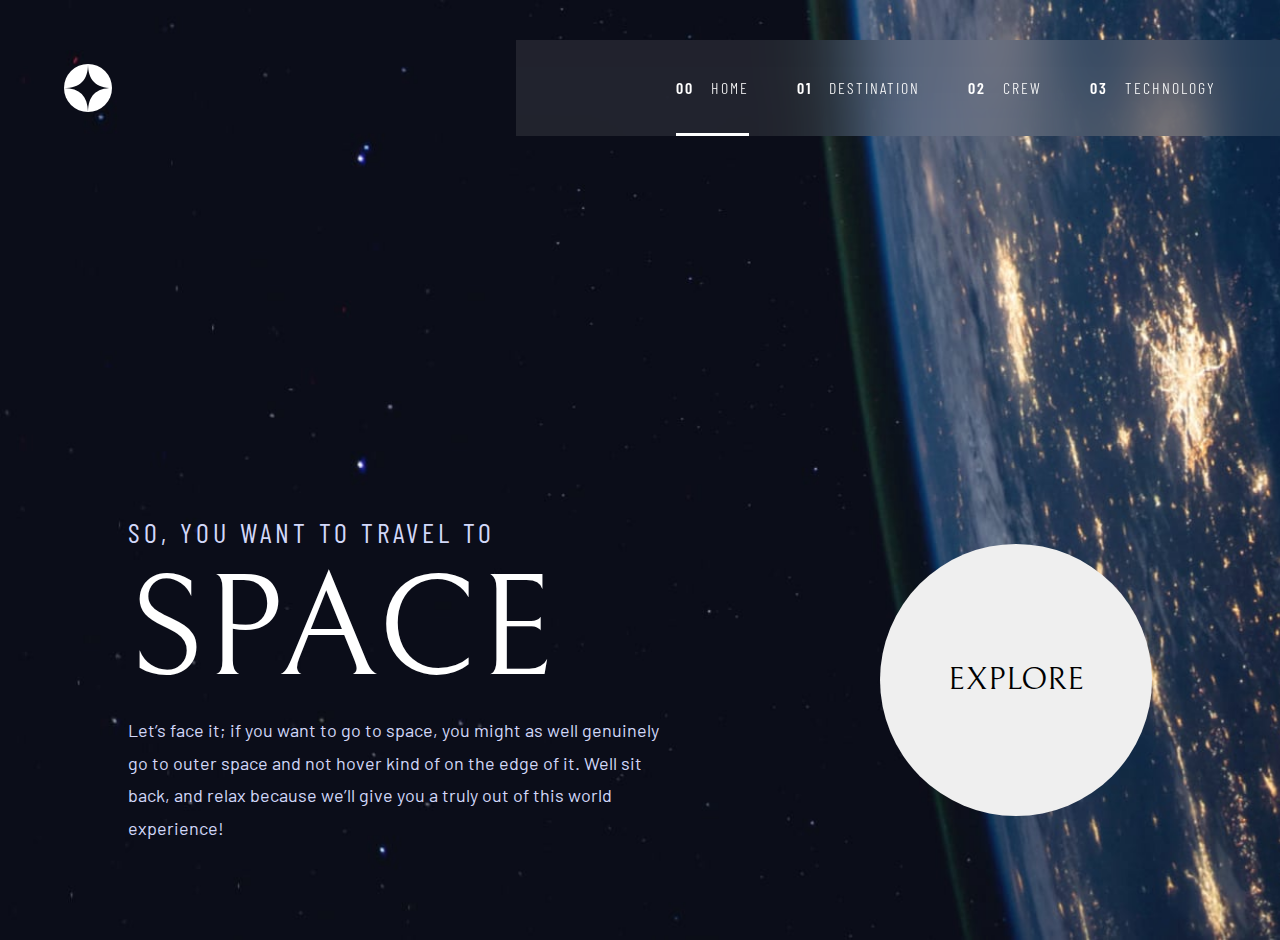
<file: index.html>
<!DOCTYPE html>
<html lang="en">
<head>
  <meta charset="UTF-8">
  <meta name="viewport" content="width=device-width, initial-scale=1.0">

  <link rel="icon" type="image/png" sizes="32x32" href="assets/favicon-32x32.png">

  <link rel="preconnect" href="https://fonts.googleapis.com">
  <link rel="preconnect" href="https://fonts.gstatic.com" crossorigin>
  <link href="https://fonts.googleapis.com/css2?family=Barlow+Condensed:ital,wght@0,100;0,200;0,300;0,400;0,500;0,600;0,700;0,800;0,900;1,100;1,200;1,300;1,400;1,500;1,600;1,700;1,800;1,900&family=Barlow:ital,wght@0,100;0,200;0,300;0,400;0,500;0,600;0,700;0,800;0,900;1,100;1,200;1,300;1,400;1,500;1,600;1,700;1,800;1,900&family=Bellefair&display=swap" rel="stylesheet">

  <link rel="stylesheet" href="styles/shared/general.css">
  <link rel="stylesheet" href="styles/shared/nav-bar.css">
  <link rel="stylesheet" href="styles/pages/index.css">
  
  <title>Frontend Mentor | Space tourism website</title>
  
</head>
<body>
  <div class="header js-header">
    <div class="logo-row">
      <img src="assets/shared/logo.svg" alt="logo" class="logo-img">
      <img src="assets/shared/line.svg" alt="line" class="line-img">
    </div>
    <nav class="nav-bar js-nav-bar">
      <a class="nav-home active" href="./index.html">
        <span><span class="nav-num">00</span> HOME</span>
        <span class="bottom-border"></span>
      </a>
      <a class="nav-destination" href="./destination-moon.html">
        <span><span class="nav-num">01</span> DESTINATION</span>
        <span class="bottom-border"></span>
      </a>
      <a class="nav-crew" href="./crew-commander.html">
        <span><span class="nav-num">02</span> CREW</span>
        <span class="bottom-border"></span>
      </a>
      <a class="nav-technology" href="./technology-vehicle.html">
        <span><span class="nav-num">03</span> TECHNOLOGY</span>
        <span class="bottom-border"></span>
      </a>
    </nav>
  </div>
  <main class="content-box-row">
    <div class="content-box">
      <p class="content">
       <span class="space-intro">SO, YOU WANT TO TRAVEL TO</span>
       <span class="space-word">SPACE</span>
       <span class="contents">
        Let&#8217;s face it; if you want to go to space, you might as well genuinely go to 
        outer space and not hover kind of on the edge of it. Well sit back, and relax 
        because we&#8217;ll give you a truly out of this world experience!
       </span>
    </p>
    <div class="explore-button-row">
      <button type="button" class="explore-button js-explore-button">
        <span class="word-explore">
          EXPLORE
        </span>
    </button>
    <div class="button-shadow">
    </div>
    </div>
    </div>
  </main>
  
  <script src="scripts/index.js"></script>
  <script src="scripts/navBar.js"></script>
</body>
</html>
</file>
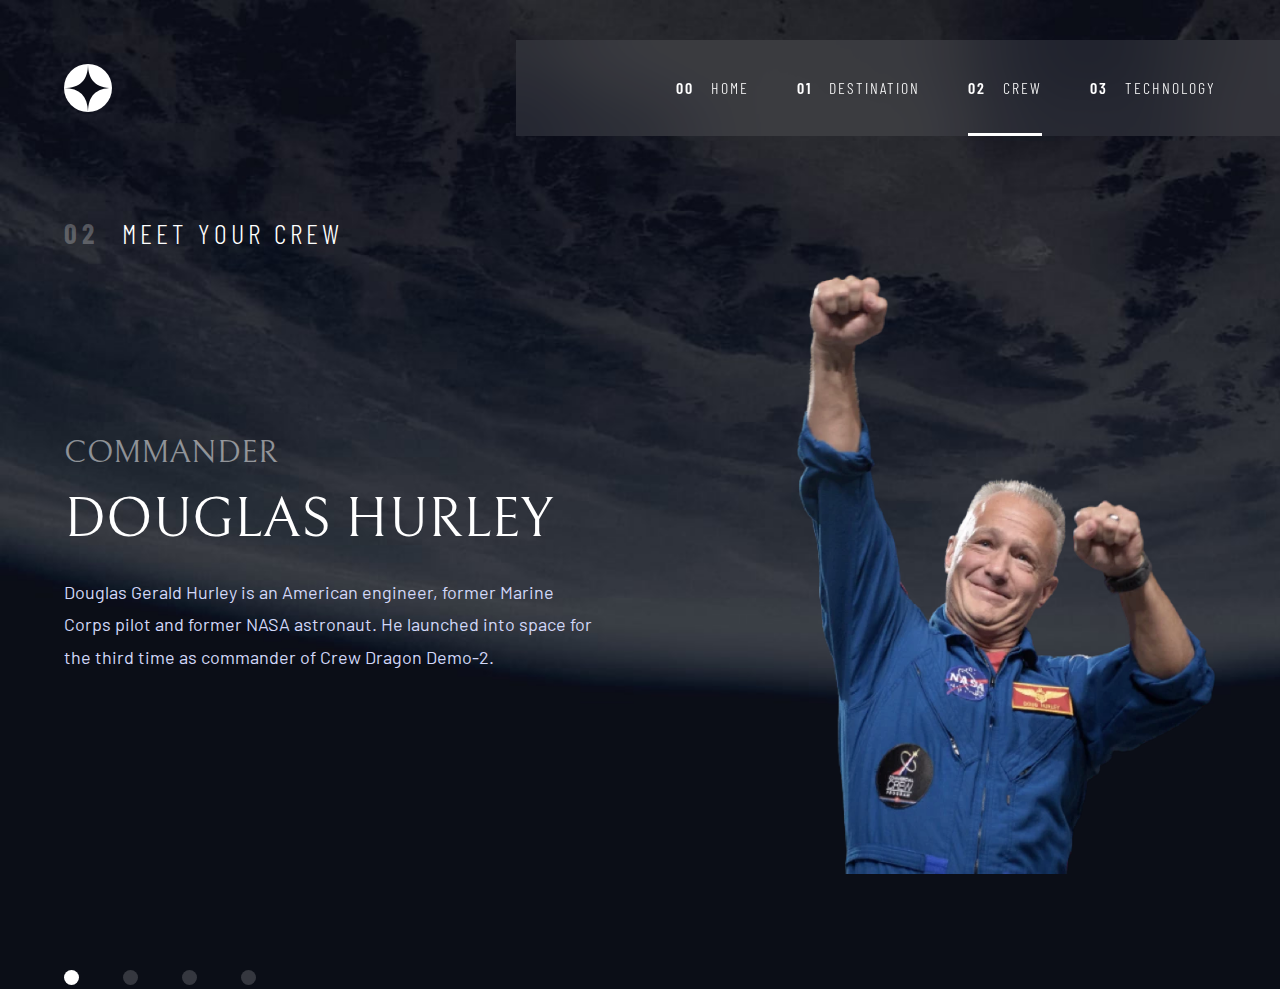
<file: crew-commander.html>
<!DOCTYPE html>
<html lang="en">
<head>
  <meta charset="UTF-8">
  <meta name="viewport" content="width=device-width, initial-scale=1.0">

  <link rel="icon" type="image/png" sizes="32x32" href="assets/favicon-32x32.png">

  <link rel="preconnect" href="https://fonts.googleapis.com">
  <link rel="preconnect" href="https://fonts.gstatic.com" crossorigin>
  <link href="https://fonts.googleapis.com/css2?family=Barlow+Condensed:ital,wght@0,100;0,200;0,300;0,400;0,500;0,600;0,700;0,800;0,900;1,100;1,200;1,300;1,400;1,500;1,600;1,700;1,800;1,900&family=Barlow:ital,wght@0,100;0,200;0,300;0,400;0,500;0,600;0,700;0,800;0,900;1,100;1,200;1,300;1,400;1,500;1,600;1,700;1,800;1,900&family=Bellefair&display=swap" rel="stylesheet">

  <link rel="stylesheet" href="styles/shared/general.css">
  <link rel="stylesheet" href="styles/shared/nav-bar.css">
  <link rel="stylesheet" href="styles/pages/crew.css">
  
  <title>Frontend Mentor | Space tourism website</title>
</head>
<body>
    <div class="header js-header">
    <div class="logo-row">
      <img src="assets/shared/logo.svg" alt="logo" class="logo-img">
      <img src="assets/shared/line.svg" alt="line" class="line-img">
    </div>
    <nav class="nav-bar js-nav-bar">
      <a class="nav-home" href="./index.html">
        <span><span class="nav-num">00</span> HOME</span>
        <span class="bottom-border"></span>
      </a>
      <a class="nav-destination" href="./destination-moon.html">
        <span><span class="nav-num">01</span> DESTINATION</span>
        <span class="bottom-border"></span>
      </a>
      <a class="nav-crew active" href="./crew-commander.html">
        <span><span class="nav-num">02</span> CREW</span>
        <span class="bottom-border"></span>
      </a>
      <a class="nav-technology" href="./technology-vehicle.html">
        <span><span class="nav-num">03</span> TECHNOLOGY</span>
        <span class="bottom-border"></span>
      </a>
    </nav>
  </div>
  <main class="crew-page">
     <p class="page-title-row">
       <span class="title-num">
        02
      </span> 
      <span class="page-title">
        MEET YOUR CREW
      </span>
    </p>
    <div class="crew-info js-crew-info">
    </div>
  </main>

  <script type="module" src="scripts/crew.js"></script>
  <script src="scripts/navBar.js"></script>
</body>
</html>
</file>
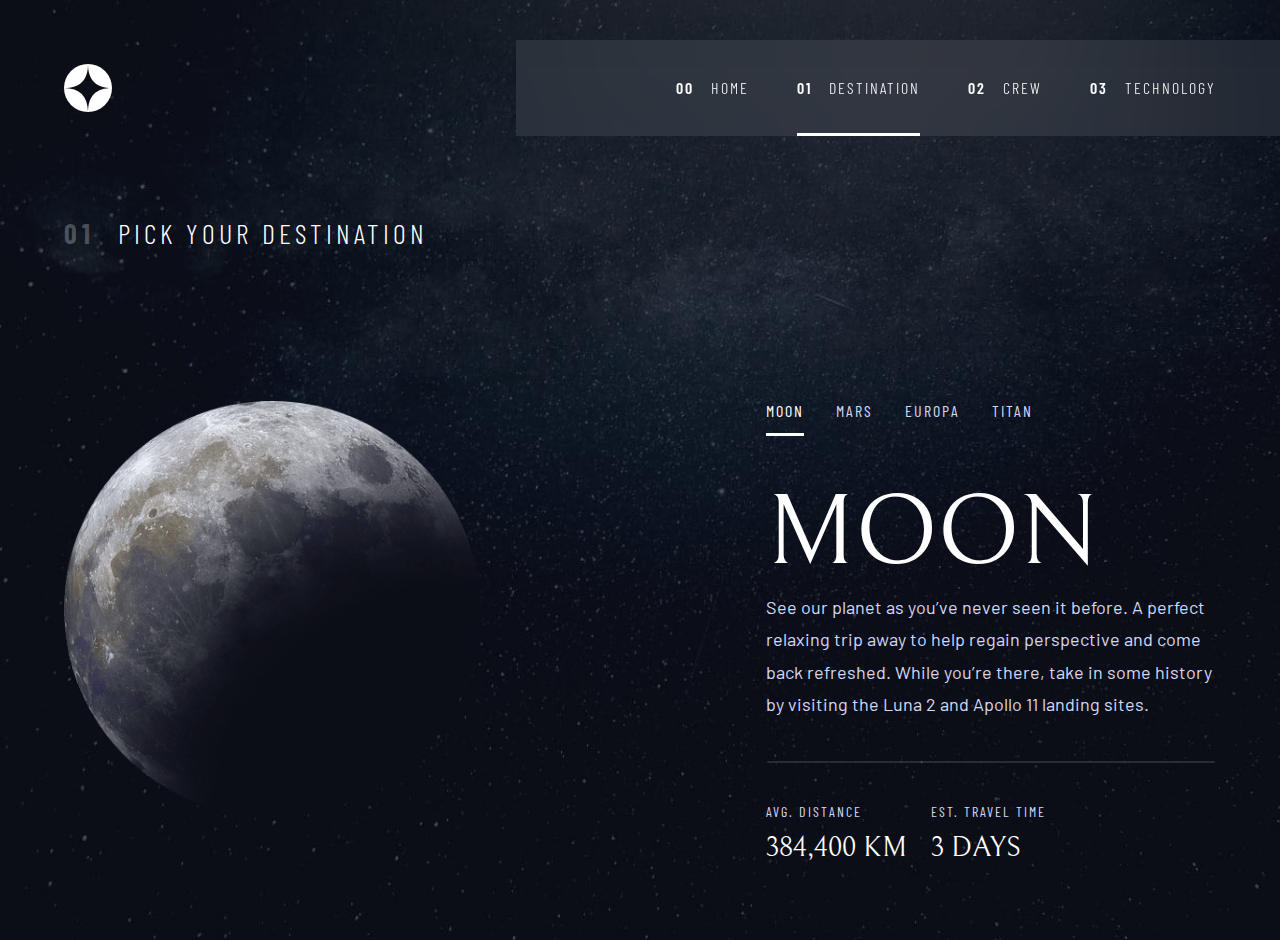
<file: destination-moon.html>
<!DOCTYPE html>
<html lang="en">
<head>
  <meta charset="UTF-8">
  <meta name="viewport" content="width=device-width, initial-scale=1.0">

  <link rel="icon" type="image/png" sizes="32x32" href="assets/favicon-32x32.png">
  
    <link rel="preconnect" href="https://fonts.googleapis.com">
    <link rel="preconnect" href="https://fonts.gstatic.com" crossorigin>
    <link href="https://fonts.googleapis.com/css2?family=Barlow+Condensed:ital,wght@0,100;0,200;0,300;0,400;0,500;0,600;0,700;0,800;0,900;1,100;1,200;1,300;1,400;1,500;1,600;1,700;1,800;1,900&family=Barlow:ital,wght@0,100;0,200;0,300;0,400;0,500;0,600;0,700;0,800;0,900;1,100;1,200;1,300;1,400;1,500;1,600;1,700;1,800;1,900&family=Bellefair&display=swap" rel="stylesheet">

    <link rel="stylesheet" href="styles/shared/general.css">
    <link rel="stylesheet" href="styles/shared/nav-bar.css">
    <link rel="stylesheet" href="styles/pages/destination.css">

    <title>Frontend Mentor | Space tourism website</title>
</head>
<body>
 <div class="header js-header">
    <div class="logo-row">
      <img src="assets/shared/logo.svg" alt="logo" class="logo-img">
      <img src="assets/shared/line.svg" alt="line" class="line-img">
    </div>
    <nav class="nav-bar js-nav-bar">
      <a class="nav-home" href="./index.html">
        <span><span class="nav-num">00</span> HOME</span>
        <span class="bottom-border"></span>
      </a>
      <a class="nav-destination active" href="./destination-moon.html">
        <span><span class="nav-num">01</span> DESTINATION</span>
        <span class="bottom-border"></span>
      </a>
      <a class="nav-crew" href="./crew-commander.html">
        <span><span class="nav-num">02</span> CREW</span>
        <span class="bottom-border"></span>
      </a>
      <a class="nav-technology" href="./technology-vehicle.html">
        <span><span class="nav-num">03</span> TECHNOLOGY</span>
        <span class="bottom-border"></span>
      </a>
    </nav>
  </div>
  <main class="destination">
    <p class="page-title-row">
       <span class="title-num">
        01
      </span> 
      <span class="page-title">
        PICK YOUR DESTINATION
      </span>
    </p>
    <div class="destination-contents js-destination-contents">
    </div>
  </main>

  <script type="module" src="scripts/destination.js"></script>
  <script src="scripts/navBar.js"></script>
</body>
</html>
</file>
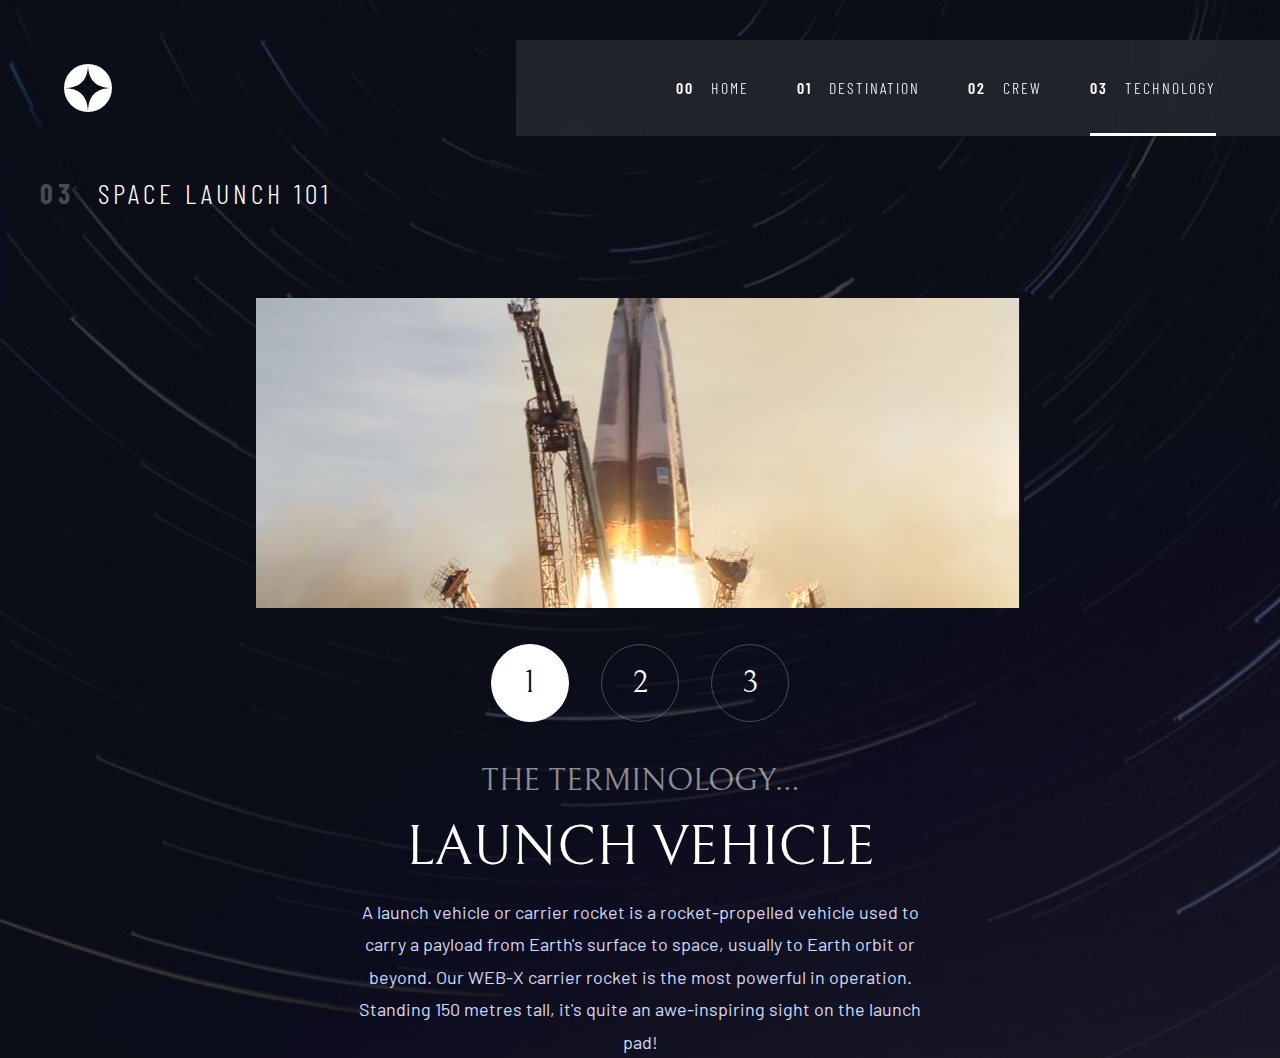
<file: technology-vehicle.html>
<!DOCTYPE html>
<html lang="en">
<head>
  <meta charset="UTF-8">
  <meta name="viewport" content="width=device-width, initial-scale=1.0">

  <link rel="icon" type="image/png" sizes="32x32" href="assets/favicon-32x32.png">

  <link rel="preconnect" href="https://fonts.googleapis.com">
  <link rel="preconnect" href="https://fonts.gstatic.com" crossorigin>
  <link href="https://fonts.googleapis.com/css2?family=Barlow+Condensed:ital,wght@0,100;0,200;0,300;0,400;0,500;0,600;0,700;0,800;0,900;1,100;1,200;1,300;1,400;1,500;1,600;1,700;1,800;1,900&family=Barlow:ital,wght@0,100;0,200;0,300;0,400;0,500;0,600;0,700;0,800;0,900;1,100;1,200;1,300;1,400;1,500;1,600;1,700;1,800;1,900&family=Bellefair&display=swap" rel="stylesheet">

  <link rel="stylesheet" href="styles/shared/general.css">
  <link rel="stylesheet" href="styles/shared/nav-bar.css">
  <link rel="stylesheet" href="styles/pages/technology.css">
  
  <title>Frontend Mentor | Space tourism website</title>
</head>
<body>
     <div class="header js-header">
    <div class="logo-row">
      <img src="assets/shared/logo.svg" alt="logo" class="logo-img">
      <img src="assets/shared/line.svg" alt="line" class="line-img">
    </div>
    <nav class="nav-bar js-nav-bar">
      <a class="nav-home" href="./index.html">
        <span><span class="nav-num">00</span> HOME</span>
        <span class="bottom-border"></span>
      </a>
      <a class="nav-destination" href="./destination-moon.html">
        <span><span class="nav-num">01</span> DESTINATION</span>
        <span class="bottom-border"></span>
      </a>
      <a class="nav-crew" href="./crew-commander.html">
        <span><span class="nav-num">02</span> CREW</span>
        <span class="bottom-border"></span>
      </a>
      <a class="nav-technology active" href="./technology-vehicle.html">
        <span><span class="nav-num">03</span> TECHNOLOGY</span>
        <span class="bottom-border"></span>
      </a>
    </nav>
  </div>
    <main class="technology-page">
      <p class="page-title-row">
       <span class="title-num">
        03
      </span> 
      <span class="page-title">
        SPACE LAUNCH 101
      </span>
    </p>
    <div class="tech-details-row js-tech-details-row">
    </div>
    </main>
    
    <script type="module" src="scripts/technology.js"></script>
    <script src="scripts/navBar.js"></script>
</body>
</html>
</file>
<file: styles/shared/general.css>
*{
  margin: 0;
  padding: 0;
}
:root{
  --font-color-blue: hsl(230,35%,7%);
  --font-color-white: hsl(0,0%,100%);
  --font-color-light-blue:hsl(231,77%,90%);

  --Bellefair-family: 'Bellefair', serif;
  --Barlow-condensed-family:'Barlow Condensed', sans-serif;
  --Barlow-family:'Barlow', sans-serif;

  --regular: 400;
  
  --preset1-family:var(--Bellefair-family);
  --preset1-size: 9rem;

  --preset2-family:var(--Bellefair-family);
  --preset2-size: 6.25rem;

  --preset3-family:var(--Bellefair-family);
  --preset3-size: 3.5rem;

  --preset4-family:var(--Bellefair-family);
  --preset4-size: 2rem;

  --preset5-family:var(--Barlow-condensed-family);
  --preset5-size: 1.75rem;
  --preset5-letter-spacing: 0.25rem;
  
  --preset6-family:var(--Bellefair-family);
  --preset6-size: 1.75rem;
  
  --preset7-family:var(--Barlow-condensed-family);
  --preset7-size:0.875rem;
  --preset7-letter-spacing: 0.125rem;
  
  --preset8-family:var(--Barlow-condensed-family);
  --preset8-size: 1rem;
  --preset8-letter-spacing:0.125rem;

  --preset9-family: var(--Barlow-family);
  --preset9-size: 1.125rem;
  --preset9-line-height:180%;
}
html,body{
  min-height: 100vh;
}
p{
  margin: 0;
}
button{
  cursor: pointer;
}
.page-title-row{
  display: flex;
  gap: 1.5rem;
  align-items: center;
}
.title-num{
  font-family: var(--Barlow-condensed-family);
  color: rgba(255,255,255,0.25);
  font-size: 1.75rem;
  font-weight: bold;
  letter-spacing: 0.295rem;
}
.page-title{
  font-family: var(--preset5-family);
  font-size: var(--preset5-size);
  letter-spacing: var(--preset5-letter-spacing);
  color: var(--font-color-white);
  font-weight: 330;
}
@media (min-width: 48rem) and (max-width: 63.938rem){
  .title-num,.page-title{
    font-size: 1.25rem;
    letter-spacing: 15%;
  }
}
@media (max-width: 47.938rem){
  .page-title-row{
    justify-content: center;
    gap: 1.5rem;
  }
  .title-num{
    font-size: 1rem;
    letter-spacing: 0.15rem;
  }
  .page-title{
    font-size: 1rem;
    letter-spacing: 0.15rem;
  }
}
</file>
<file: styles/shared/nav-bar.css>
.header{
  position: relative;
  width: 100%;
  display: flex;
  justify-content: space-between;
  margin-block-start: 2.5rem;
}
.logo-row{
  box-sizing: border-box;
  display: flex;
  align-items: center;
  justify-content: space-between;
  padding-inline-start: 4rem;
}
.logo-img{
  width: 3rem;
  height: 3rem;
}
.line-img{
  width: 40%;
  height: 0.2125rem;
  position: absolute;
  left: 50%;
  transform: translateX(-95.5%);
  z-index: 1;
}
.nav-bar{
  box-sizing: border-box;
  backdrop-filter: blur(2em);
  background-color: rgba(255,255,255,0.09);
  display: flex;
  align-items: center;
  gap: 3rem;
  padding-inline-start: 10rem;
  padding-inline-end: 4rem;
}
.nav-bar a{
  text-decoration: none;
  flex-grow: 1;
  position: relative;
  display: flex;
  justify-content: center;
  padding-block-start: 2.406em;
  padding-block-end: 2.406em;
  font-family: var(--preset8-family);
  font-size: var(--preset8-size);
  font-weight: 315;
  letter-spacing: var(--preset8-letter-spacing);
  color: var(--font-color-white);
  cursor: pointer;
}
.nav-bar a:hover .bottom-border{
  background-color: rgba(255, 255, 255, 0.5);
}
.nav-num{
  font-family: var(--preset8-family);
  font-size: var(--preset8-size);
  font-weight: 580;
  padding-inline-end: 0.75em;
}
.bottom-border{
  background: transparent;
  width: 100%;
  height: 0.188em;
  position: absolute;
  bottom: 0;
}
.nav-button{
  display: none;
  background: transparent;
  border: none;
  margin-inline-end: 1.5rem;
}
.nav-img{
  width: 1.5rem;
  height: 1.313rem;
}
.close-btn{
  display: none;
  position: absolute;
  top: 0;
  right: 0;
  background: transparent;
  border: none;
  padding-block-start: 2rem;
  padding-inline-end: 1.5rem;
}
.close-img{
  width: 1.5rem;
  height: 1.313rem;
}

@media (min-width: 48rem) and (max-width: 63.938rem){
  .header{
    position: unset;
    margin-block-start: 0;
  }
  .logo-row{
    padding-inline-start: 2.5rem;
  }
  .line-img{
    display: none;
  }
  .nav-bar{
    padding-inline-start: 5.938rem;
    padding-inline-end: 1.563rem;
  }
}
@media (min-width: 64rem) and (max-width: 89.938rem){
  .line-img{
    display: none;
  }
}
@media (max-width: 47.938rem) {
  .header{
    position: unset;
    margin-block-start: 1.5rem;
  }
  .logo-row{
    padding-inline-start: 1.5rem;
  }
  .line-img{
    display: none;
  }
  .nav-bar{
    width: 67.73%;
    display: none;
    flex-direction: column;
    padding-inline-start: 2rem;
    padding-inline-end: 0;
    padding-block-start: 7.5rem;
    position: fixed;
    top: 0;
    right: 0;
    bottom: 0;
    gap: 2rem;
    align-items: flex-start;
    z-index: 100;
  }
  .close-btn{
    display: inline-block;
  }
  .nav-bar a{
    width: 100%;
    flex-grow: unset;
    padding: 0;
    justify-content: space-between;
  }
  .bottom-border{
    width: 0.188em;
    height: 100%;
    right: 0;
  }
  .nav-button{
    display: inline-block;
  }
  .active-nav-bar{
    display: flex;
  }
  .off-nav-button{
    display: none;
  }
  body.no-scroll{
    overflow: hidden;
  }
}
@media (min-width:90.063rem){
  .line-img{
    display: none;
  }
  .nav-bar{
    width: 60%;
  }
}
</file>
<file: styles/pages/index.css>
body{
  background-image: url('../../assets/home/background-home-desktop.jpg');
  background-repeat: no-repeat;
  background-size: cover;
}
.nav-bar a.active .bottom-border{
  background-color: rgb(255,255,255);
}
.content-box-row{
  box-sizing: border-box;
  min-height: calc(100vh - 12rem);
  display: flex;
  align-items: flex-end;
  justify-content: center;
}
.content-box{
  box-sizing: border-box;
  min-width: 80%;
  display: flex;
  justify-content: space-between;
}
.content{
  width: 37.5rem;
  display: flex;
  flex-direction: column;
}
.space-intro{
  font-family: var(--preset5-family);
  font-size: var(--preset5-size);
  letter-spacing: var(--preset5-letter-spacing);
  color: var(--font-color-light-blue);
}
.space-word{
  font-family: var(--preset1-family);
  font-size: var(--preset1-size);
  color: var(--font-color-white);
}
.contents{
  font-family: var(--preset9-family) ;
  font-size: var(--preset9-size);
  line-height: var(--preset9-line-height);
  color: var(--font-color-light-blue); 
  width: 30.556em;
}
.explore-button-row{
  position: relative;
  display: inline-flex;
  align-items: center;
  justify-content: center;
}
.explore-button{
  width: 17rem;
  height: 17rem;
  border: none;
  border-radius: 12.5rem;
  display: flex;
  align-items: center;
  justify-content: center;
  padding: 0;
  z-index: 3;
}
.word-explore{
  font-family: var(--preset4-family);
  font-size: var(--preset4-size);
  transition: opacity 0.3s;
}
.button-shadow{
  transition: background-color 0.3s;
}
.explore-button:hover .word-explore{
  opacity: 0.5;
}
.explore-button:hover + .button-shadow{
  position: absolute;
  width: 25rem;
  height: 25rem;
  border-radius: 12.5rem;
  background-color: rgba(255,255,255,0.094);
}
@media (min-width: 48rem) and (max-width: 63.938rem){
  body{
    background-image: url('../../assets/home/background-home-tablet.jpg');
  }
  .content-box-row{
    min-height: unset;
    margin-block-start: 8.25rem;
    align-items: center;
  }
  .content-box{
    flex-direction: column;
    align-items: center;
    justify-content: center;
    min-width: none;
  }
  .content{
    width: unset;
    align-items: center;
    gap: 1.5rem;
  }
  .contents{
    font-size: 1rem;
    width: 31em;
    text-align: center;
  }
  .explore-button-row{
    margin-block-start: 3.563rem;
  }
}
@media (max-width: 47.938rem){
  body{
    background-image: url('../../assets/home/background-home-mobile.jpg');
  }
  .content-box-row{
    min-height: unset;
    margin-block-start: 3rem;
    align-items: center;
  }
  .content-box{
    flex-direction: column;
    align-items: center;
    justify-content: center;
    min-width: none;
  }
  .content{
    width: unset;
    align-items: center;
    gap: 1.5rem;
  }
  .space-intro{
    font-family: var(--preset5-family);
    font-size: 1rem;
    letter-spacing: 0.15rem;
  }
  .space-word{
    font-family: var(--preset1-family);
    font-size: 5rem;
  }
  .contents{
    font-family: var(--preset9-family) ;
    font-size: 0.938rem;
    line-height: 1.688rem;
    width: 20.625rem;
    text-align: center;
  }
  .explore-button-row{
    margin-block-start: 7.5rem;
  }
  .explore-button{
    width: 9rem;
    height: 9rem;
    border-radius: 4.5rem;
  }
  .word-explore{
    font-family: var(--preset4-family);
    font-size: 1.125rem;
  }
  .explore-button:hover + .button-shadow{
    position: absolute;
    width: 14rem;
    height: 14rem;
    border-radius: 7rem;
    background-color: rgba(255,255,255,0.094);
  }
}

@media (max-width: 23.375rem){
  .contents{
    width: 18.75rem;
  }
}
</file>
<file: styles/pages/crew.css>
body{
  background-image: url('../../assets/crew/background-crew-desktop.jpg');
  background-repeat: no-repeat;
  background-size: cover;
  margin: 0;
}
.nav-bar a.active .bottom-border{
  background-color: rgb(255,255,255);
}
.crew-page{
  display: flex;
  flex-direction: column;
  box-sizing: border-box;
  padding-block-start: 3rem;
  padding-inline-start: 9.063rem;
  padding-inline-end: 6rem;
}
.crew-info{
  position: relative;
  height: 44.688rem;
  margin-block-start: 1.5rem;
  display: flex;
}
.crew-details{
  position: relative;
}
.crew-role{
  margin-block-start: 6.125em;
  margin-block-end: 0.5em;
  color: rgba(255, 255, 255, 0.5);
  font-family: var(--preset4-family);
  font-size: var(--preset4-size);
}
.crew-name{
  color: var(--font-color-white);
  font-family: var(--preset3-family);
  font-size: var(--preset3-size);
  margin-block-end: 0.429em;
  width: 34.375rem;
}
.crew-bio{
  width: 30em;
  height: 7.333em;
  color: var(--font-color-light-blue);
  font-family: var(--preset9-family);
  font-size: var(--preset9-size);
  line-height: var(--preset9-line-height);
}
.button-rows{
  position: absolute;
  bottom: 0;
}
.button-rows .page-button{
  width: 0.938rem;
  height: 0.938rem;
  border-radius: 0.469rem;
  border: none;
  background-color: rgba(255, 255, 255,0.174);
}
.page-button:hover{
  background-color: rgba(255, 255, 255, 0.5);
}
.page-button:nth-child(1),
.page-button:nth-child(2),
.page-button:nth-child(3){
  margin-inline-end: 2.5rem;
}
.button-rows .action{
  background-color: rgb(255, 255, 255);
} 
.crew-img{
  position: absolute;
  bottom: 0;
  right: 0;
  height: max-content;
  width: max-content;
}
@media (min-width: 48rem) and (max-width: 63.938rem){
  body{
    background-image: url('../../assets/crew/background-crew-tablet.jpg');
  }
  .crew-page{
    padding-block-start: 2.5rem;
    padding-inline: 2.5rem;
  }
  .crew-info{
    height: unset;
    position: unset;
    flex-direction: column;
    align-items: center;
    justify-content: space-between;
  }
  .crew-details{
    position: unset;
    display: flex;
    flex-direction: column;
    align-items: center;
    margin-block-end: 2rem;
  }
  .crew-role{
    font-size: 1.5rem;
    margin-block-start: 2.5rem;
  }
  .crew-name{
    font-size: 2.5rem;
    width: unset;
  }
  .crew-bio{
    font-size: 1rem;
    width: 35.875rem;
    text-align: center;
  }
  .button-rows{
    position: unset;
    margin-block-start: 1.5rem;
  }
  .button-rows .page-button{
    width: 0.625rem;
    height: 0.625rem;
    border-radius: 0.313rem;
  }
  .page-button:nth-child(1),
  .page-button:nth-child(2),
  .page-button:nth-child(3){
    margin-inline-end: 1rem;
  }
  .crew-img{
    position: unset;
    width: 27.875rem;
    height: 31.25rem;
  }
}

@media (min-width:64rem) and (max-width:89.938rem){
  .crew-page{
    padding-block-start: 5rem;
    padding-inline: 4rem;
  }
  .crew-info{
    justify-content: space-between;
  }
  .crew-role{
    margin-block-start: 10rem;
  }
  .crew-img{
    position: unset;
    width: 26.25rem;
    height: 37.5rem;
  }
}

@media (max-width: 47.938rem){
   body{
    background-image: url('../../assets/crew/background-crew-mobile.jpg');
  }
  .crew-page{
    padding-block-start: 1.5rem;
    padding-inline: 1.5rem;
    margin-block-start: 1.5rem;
  }
  .crew-info{
    height: unset;
    position: unset;
    flex-direction: column;
    align-items: center;
    justify-content: space-between;
  }
  .crew-details{
    position: unset;
    display: flex;
    flex-direction: column;
    align-items: center;
    margin-block-end: 2.313rem;
  }
  .crew-role{
    font-size: 1.125rem;
    margin-block-start: 2.5rem;
  }
  .crew-name{
    font-size: 1.5rem;
    width: unset;
    margin-block-end: 1.5rem;
  }
  .crew-bio{
    width: 20.625rem;
    height: 9.875rem;
    text-align: center;
    font-size: 0.938rem;
  }
  .button-rows{
    margin-block-start: 1.5rem;
    position: unset;
  }
  .page-button:nth-child(1),
  .page-button:nth-child(2),
  .page-button:nth-child(3){
    margin-inline-end: 1rem;
  }
  .crew-img{
    position: unset;
    width: 16.938rem;
    height: 21.25rem;
  }
}
</file>
<file: styles/pages/destination.css>
body{
  background-image: url('../../assets/destination/background-destination-desktop.jpg');
  background-repeat: no-repeat;
  background-size: cover;
  margin: 0;
}
.nav-bar a.active .bottom-border{
  background-color: rgb(255,255,255);
}
.destination{
  box-sizing: border-box;
  padding-block-start: 3rem;
  padding-inline-start: 9.063rem;
  padding-inline-end: 5rem;
}
.destination-contents{
  display: flex;
  gap: 7.85rem;
  margin-block-start: 9.438rem;
}
.place-img{
  width: 30rem;
  height: 30rem;
}
.destination-places{
  display: flex;
  flex-direction: column;
  justify-content: center;
  gap: 2.5rem;
}
.places{
  display: flex;
  gap: 2rem;
}
.places div{
  height: 2em;
  color: var(--font-color-light-blue);
  font-family: var(--preset8-family);
  font-size: var(--preset8-size);
  letter-spacing: var(--preset8-letter-spacing);
  cursor: pointer;
  border-bottom: 0.188em solid transparent;
}
.places div:hover{
  border-bottom: 0.188rem solid rgba(255, 255, 255, 0.5);
  color: rgb(255,255,255);
}
.place-name{
  display: block;
  color: var(--font-color-white);
  font-family: var(--preset2-family);
  font-size: var(--preset2-size);
}
.description{
  display: block;
  color: var(--font-color-light-blue);
  font-family: var(--preset9-family);
  font-size: var(--preset9-size);
  line-height: var(--preset9-line-height);
  width: 25em;
}
.description-line{
  width: 100%;
  object-fit: cover;
  min-height: 0.094rem;
  max-height: 0.125rem;
}
.distance-travel-time{
  display: flex;
  gap: 1.5rem;
}
.distance-title,.travel-time-title{
  color: var(--font-color-light-blue);
  font-family: var(--preset7-family);
  font-size: var(--preset7-size);
  letter-spacing: var(--preset7-letter-spacing);
  margin-block-end: 0.857em;
}
.distance,.travel-time{
  color: var(--font-color-white);
  font-family: var(--preset6-family);
  font-size: var(--preset6-size);
}
.places .action{
  color: rgb(255,255,255);
  border-bottom: 0.188rem solid rgb(255,255,255);
}
.places .action:hover{
  border-bottom: 0.188rem solid rgb(255,255,255);
}
@media (min-width: 48rem) and (max-width: 63.938rem){
  body{
    background-image: url('../../assets/destination/background-destination-tablet.jpg');
  }
  .destination{
    box-sizing: border-box;
    padding-block-start: 2.5rem;
    padding-inline-start: 2.5rem;
    padding-inline-end: 2.5rem;
  }
  .destination-contents{
    gap: unset;
    flex-direction: column;
    align-items: center;
    justify-content: center;
    margin-block-start: 4.125rem;
  }
  .place-img{
    width: 18.75rem;
    height: 18.75rem;
    margin-block-end: 4.625rem;
  }
  .destination-places{
    align-items: center;
    width: 35.625rem;
    gap: 1.5rem;
  }
  .place-name{
    font-size: 5rem;
    margin-block-end: 0.75rem;
  }
  .place-description{
    text-align: center;
  }
  .description{
    font-size: 1rem;
    width: 100%;
  }
  .distance-travel-time{
    width: 75.5%;
    justify-content: space-between;
  }
  .distance-row{
    text-align: center;
  }
  .travel-time-row{
    text-align: center;
  }
}
@media (min-width:64rem) and (max-width:89.938rem){
  .destination{
    padding-block-start: 5rem;
    padding-inline: 4rem;
  }
  .destination-contents{
    gap: unset;
    justify-content: space-between;
  }
  .place-img{
    width: 26rem;
    height: 26rem;
  }
}

@media (max-width: 47.938rem){
  body{
    background-image: url('../../assets/destination/background-destination-mobile.jpg');
  }
  .destination{
    box-sizing: border-box;
    padding-block-start: 1.5rem;
    padding-inline: 1.5rem;
    margin-block-start: 1.5rem;
  }
  .destination-contents{
    gap: unset;
    flex-direction: column;
    align-items: center;
    justify-content: center;
    margin-block-start: 3.125rem;
  }
  .place-img{
    width: 9.375rem;
    height: 9.375rem;
    margin-block-end: 3.625rem;
  }
  .destination-places{
    align-items: center;
    width: unset;
    gap: 1.5rem;
  }
  .places div{
    font-size: 0.875rem;
    letter-spacing: 0.131rem;
  }
  .place-name{
    margin-block-end: 0.75rem;
    font-size: 3.5rem;
  }
  .place-description{
    text-align: center;
  }
  .description{
    width: 20.625rem;
    font-size: 0.938rem;
  }
  .distance-travel-time{
    flex-direction: column;
  }
  .distance-row{
    text-align: center;
  }
  .distance-title{
    font-size: 0.875rem;
  }
  .travel-time-row{
    text-align: center;
  }
}

@media (max-width:23.375rem){
  .description{
    width: 18.75rem;
  }
}
</file>
<file: styles/pages/technology.css>
body{
  background-image: url('../../assets/technology/background-technology-desktop.jpg');
  background-repeat: no-repeat;
  background-size: cover;
  margin: 0;
}
.nav-bar a.active .bottom-border{
  background-color: rgb(255,255,255);
}
.technology-page{
  box-sizing: border-box;
  padding-block-start: 3rem;
  padding-inline-start: 9.063rem;
}
.tech-details-row{
  display: flex;
  align-items: center;
  justify-content: space-between;
  margin-block-start: 5.6875rem;
}
.nav-details-row{
  display: flex;
  margin-inline-end: 2rem;
}
.nav-row button{
  background: transparent;
  width: 2.5em;
  height: 2.5em;
  border-radius: 1.25em;
  border: 0.031em solid rgba(255,255,255,0.25);
  color: var(--font-color-white);
  font-family: var(--preset4-family);
  font-size: var(--preset4-size);
}
.nav-row button:hover{
    border: 0.063rem solid rgb(255,255,255);
}
.nav-row{
  display: flex;
  flex-direction: column;
  gap: 2rem;
}
.tech-details{
  margin-inline-start: 4rem;
}
.text-terminology{
  color: rgba(255,255,255,0.54);
  font-family: var(--preset4-family);
  font-size: var(--preset4-size);
  margin-block-end: 0.5em;
}
.tech-name{
  color: var(--font-color-white);
  font-family: var(--preset3-family);
  font-size: var(--preset3-size);
  margin-block-end: 0.429em;
}
.tech-description{
  width: 27.3em;
  color: var(--font-color-light-blue);
  font-family: var(--preset9-family);
  font-size: var(--preset9-size);
  line-height: var(--preset9-line-height);
}
.tech-img{
  height: 37.5rem;
}
.nav-buttons.action{
 background-color: var(--font-color-white);
 color: var(--font-color-blue);
 border: 0.063rem solid var(--font-color-white);
}
@media (min-width: 48rem) and (max-width: 63.938rem){
  body{
    background-image: url('../../assets/technology/background-technology-tablet.jpg');
  }
  .technology-page{
    padding-block-start: 2.5rem;
    padding-inline: 2.5rem;
  }
  .tech-details-row{
    margin-block-start: 5.5rem;
    flex-direction: column-reverse;
  }
  .tech-img{
    height: unset;
    margin-block-end: 2rem;
  }
  .nav-row button{
    width: 3.5rem;
    height: 3.5rem;
    border-radius: 1.75rem;
    font-size: 1.5rem;
  }
  .nav-details-row{
    flex-direction: column;
    align-items: center;
    margin: 0;
  }
  .nav-row{
    flex-direction: row;
    margin-block-end: 2.5rem;
  }
  .tech-details{
    text-align: center;
    margin: 0;
  }
  .text-terminology{
    font-size: 1.5rem;
    margin-block-end: 1rem;
  }
  .tech-name{
    font-size: 2.5rem;
    margin-block-end: 1rem;
  }
  .tech-description{
    font-size: 1rem;
    width: 32.188rem;
  }
}

@media (min-width:64rem) and (max-width:89.938rem){
  .technology-page{
    padding-block-start: 2.5rem;
    padding-inline: 2.5rem;
  }
  .tech-details-row{
    margin-block-start: 5.5rem;
    flex-direction: column-reverse;
  }
  .tech-img{
    height: unset;
    width: 100%;
    margin-block-end: 2rem;
  }
  .nav-row button{
    width: 4.875rem;
    height: 4.875rem;
    border-radius: 2.438rem;
    font-size: 2rem;
  }
  .nav-details-row{
    flex-direction: column;
    align-items: center;
    margin: 0;
  }
  .nav-row{
    flex-direction: row;
    margin-block-end: 2.5rem;
  }
  .tech-details{
    text-align: center;
    margin: 0;
  }
  .text-terminology{
    font-size: 2rem;
    margin-block-end: 1rem;
  }
  .tech-name{
    font-size: 3.5rem;
    margin-block-end: 1rem;
  }
  .tech-description{
    font-size: 1.125rem;
    width: 35.938rem;
  }
}

@media (max-width: 47.938rem){
  body{
    background-image: url('../../assets/technology/background-technology-mobile.jpg');
  }
  .technology-page{
    padding-block-start: 1.5rem;
    padding-inline: 1.5rem;
    margin-block-start: 1.5rem;
  }
  .tech-details-row{
    margin-block-start: 5.5rem;
    flex-direction: column-reverse;
  }
  .tech-img{
    height: unset;
    margin-block-end: 2rem;
    width: 23.438rem;
  }
  .nav-row button{
    width: 2.5rem;
    height: 2.5rem;
    border-radius: 1.25rem;
    font-size: 1.125rem;
  }
  .nav-details-row{
    flex-direction: column;
    align-items: center;
    margin: 0;
  }
  .nav-row{
    flex-direction: row;
    margin-block-end: 2.5rem;
    gap: 1rem;
  }
  .tech-details{
    text-align: center;
    margin: 0;
  }
  .text-terminology{
    font-size: 1.125rem;
    margin-block-end: 1rem;
  }
  .tech-name{
    font-size: 1.5rem;
    margin-block-end: 1rem;
  }
  .tech-description{
    font-size: 0.938rem;
    width: 20.625rem;
  }
}
@media (max-width:23.375rem){
  .tech-img{
    width: 19.375rem;
  }
}
</file>
